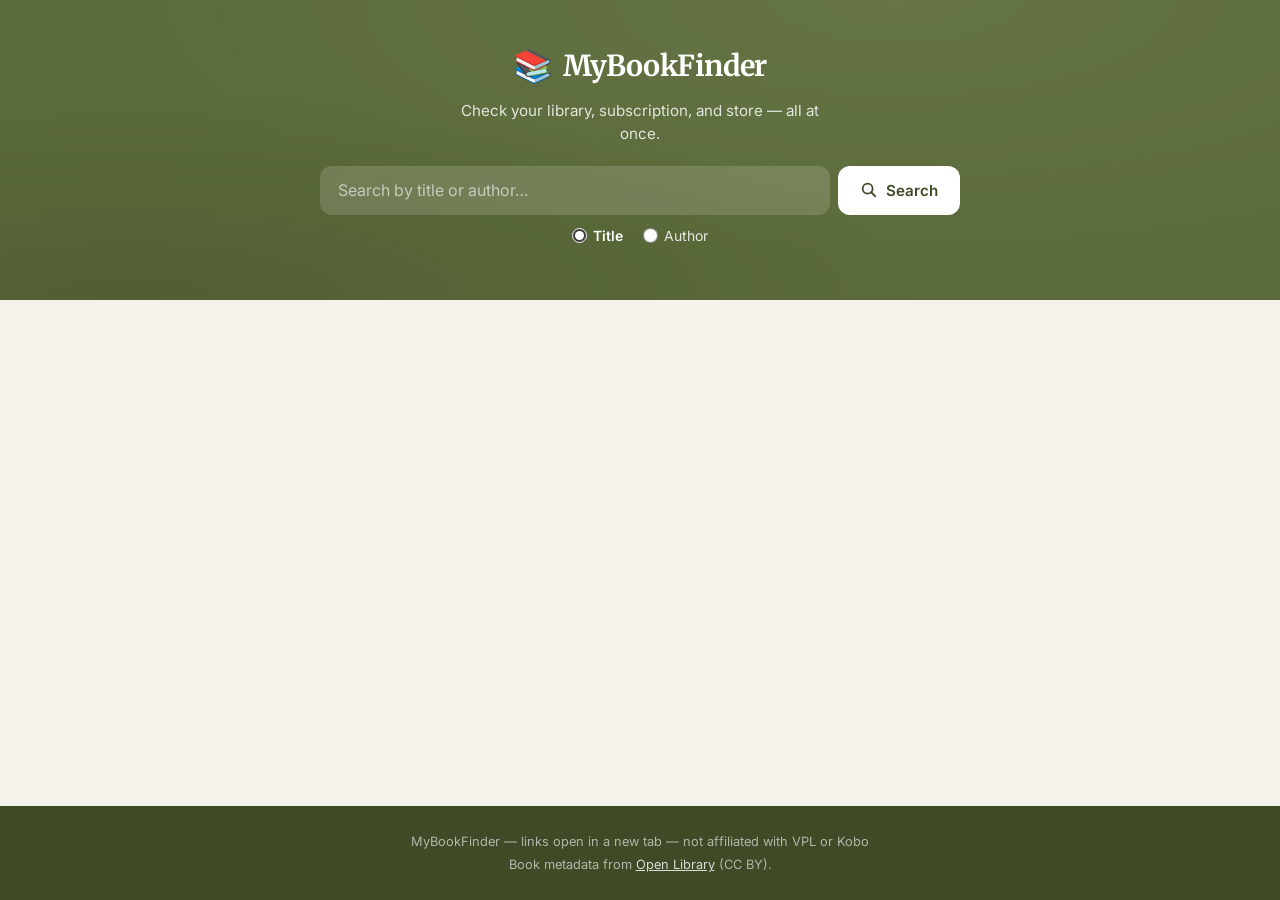
<file: index.html>
<!DOCTYPE html>
<html lang="en">
<head>
  <meta charset="UTF-8">
  <meta name="viewport" content="width=device-width, initial-scale=1.0">
  <title>MyBookFinder</title>
  <meta name="description" content="Find any book at Vancouver Public Library, Kobo Plus, or the Kobo Store.">
  <link rel="stylesheet" href="style.css">
  <link rel="preconnect" href="https://fonts.googleapis.com">
  <link rel="preconnect" href="https://fonts.gstatic.com" crossorigin>
  <link href="https://fonts.googleapis.com/css2?family=Merriweather:ital,wght@0,400;0,700;1,400&family=Inter:wght@400;500;600&display=swap" rel="stylesheet">
</head>
<body>

  <!-- ══ HEADER / HERO ══ -->
  <header class="hero">
    <div class="hero-inner">
      <div class="logo">
        <span class="logo-icon" aria-hidden="true">📚</span>
        <span class="logo-text">MyBookFinder</span>
      </div>
      <p class="tagline">Check your library, subscription, and store — all at once.</p>

      <form id="search-form" class="search-form" novalidate>
        <div class="search-row">
          <input
            type="search"
            id="search-input"
            class="search-input"
            placeholder="Search by title or author…"
            autocomplete="off"
            autocorrect="off"
            spellcheck="false"
            aria-label="Book title or author"
          >
          <button type="submit" class="search-btn" aria-label="Search">
            <svg class="search-icon" viewBox="0 0 20 20" fill="none" aria-hidden="true">
              <circle cx="8.5" cy="8.5" r="5.5" stroke="currentColor" stroke-width="2"/>
              <line x1="12.5" y1="12.5" x2="17" y2="17" stroke="currentColor" stroke-width="2" stroke-linecap="round"/>
            </svg>
            Search
          </button>
        </div>

        <fieldset class="search-type-group">
          <legend class="sr-only">Search by</legend>
          <label class="radio-label">
            <input type="radio" name="searchType" value="title" checked>
            <span>Title</span>
          </label>
          <label class="radio-label">
            <input type="radio" name="searchType" value="author">
            <span>Author</span>
          </label>
        </fieldset>
      </form>
    </div>
  </header>

  <!-- ══ RESULTS ══ -->
  <main id="results" class="results" hidden>

    <!-- Step 1: Book picker — Open Library search results -->
    <section class="picker-section">
      <div class="picker-inner">
        <p id="picker-heading" class="picker-heading"></p>
        <div id="picker-list" class="picker-list" role="listbox" aria-label="Book search results"></div>
      </div>
    </section>

    <!-- Step 2: Availability — revealed once a book is selected -->
    <section id="availability" hidden>
      <section id="book-meta" class="book-meta" aria-live="polite"></section>
      <section class="cards-section">
        <h2 class="cards-heading">
          Where to find <em id="query-display"></em>
        </h2>
        <div id="cards-grid" class="cards-grid" role="list"></div>
      </section>
    </section>

  </main>

  <!-- ══ FOOTER ══ -->
  <footer class="site-footer">
    <p>MyBookFinder &mdash; links open in a new tab &mdash; not affiliated with VPL or Kobo</p>
    <p class="footer-note">Book metadata from <a href="https://openlibrary.org" target="_blank" rel="noopener">Open Library</a> (CC BY).</p>
  </footer>

  <script src="app.js"></script>
</body>
</html>
</file>
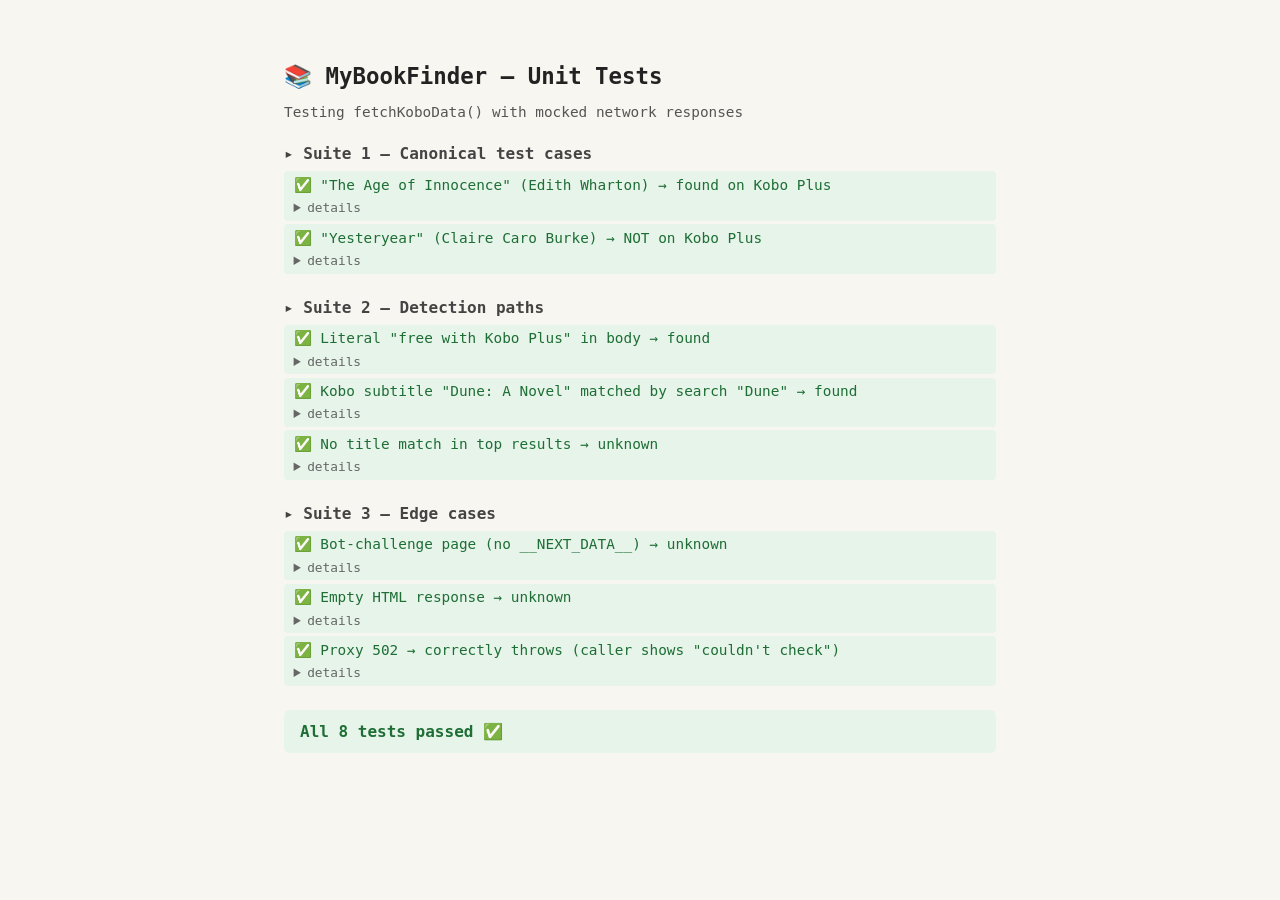
<file: test.html>
<!DOCTYPE html>
<html lang="en">
<head>
  <meta charset="UTF-8">
  <meta name="viewport" content="width=device-width, initial-scale=1.0">
  <title>MyBookFinder — Tests</title>
  <style>
    * { box-sizing: border-box; }
    body {
      font-family: monospace;
      max-width: 760px;
      margin: 2rem auto;
      padding: 1rem 1.5rem;
      background: #f8f6f0;
      color: #222;
    }
    h1 { font-size: 1.4rem; margin-bottom: 0.25rem; }
    .subtitle { color: #555; margin-bottom: 1.5rem; font-size: 0.9rem; }
    .suite { margin-bottom: 1.5rem; }
    .suite-name { font-weight: bold; font-size: 1rem; margin-bottom: 0.5rem; color: #444; }
    .result { padding: 0.35rem 0.6rem; border-radius: 4px; margin: 0.2rem 0; font-size: 0.9rem; }
    .pass  { background: #e6f4ea; color: #1e6e35; }
    .fail  { background: #fce8e8; color: #c0392b; font-weight: bold; }
    .error { background: #fef3cd; color: #7d5a00; }
    .info  { color: #555; font-size: 0.85rem; }
    #summary {
      margin-top: 1.5rem;
      padding: 0.75rem 1rem;
      border-radius: 6px;
      font-size: 1rem;
      font-weight: bold;
    }
    .all-pass { background: #e6f4ea; color: #1e6e35; }
    .has-fail  { background: #fce8e8; color: #c0392b; }
    details { margin-top: 0.4rem; }
    summary { cursor: pointer; font-size: 0.8rem; color: #666; }
    pre { background: #eee; padding: 0.5rem; font-size: 0.78rem; white-space: pre-wrap; overflow-wrap: anywhere; }
  </style>
</head>
<body>

  <!-- ── Minimal DOM stubs so app.js doesn't throw on load ── -->
  <div style="display:none" aria-hidden="true">
    <form id="search-form">
      <input id="search-input" type="search">
      <input type="radio" name="searchType" value="title" checked>
      <input type="radio" name="searchType" value="author">
      <button type="submit"></button>
    </form>
    <main id="results" hidden>
      <p id="picker-heading"></p>
      <div id="picker-list"></div>
      <section id="availability" hidden>
        <section id="book-meta"></section>
        <em id="query-display"></em>
        <div id="cards-grid"></div>
      </section>
    </main>
  </div>

  <h1>📚 MyBookFinder — Unit Tests</h1>
  <p class="subtitle">Testing <code>fetchKoboData()</code> with mocked network responses</p>

  <div id="output"></div>
  <div id="summary"></div>

  <script src="app.js"></script>
  <script>
  'use strict';

  /* ══════════════════════════════════════════════
     TEST RUNNER
  ══════════════════════════════════════════════ */
  const output    = document.getElementById('output');
  const summaryEl = document.getElementById('summary');
  let passed = 0, failed = 0, errors = 0;
  let currentSuite = null;

  function suite(name) {
    currentSuite = document.createElement('div');
    currentSuite.className = 'suite';
    const label = document.createElement('p');
    label.className = 'suite-name';
    label.textContent = '▸ ' + name;
    currentSuite.appendChild(label);
    output.appendChild(currentSuite);
  }

  function log(cls, label, detail) {
    const d = document.createElement('div');
    d.className = 'result ' + cls;
    d.textContent = label;
    if (detail) {
      const det = document.createElement('details');
      const sum = document.createElement('summary');
      sum.textContent = 'details';
      const pre = document.createElement('pre');
      pre.textContent = detail;
      det.appendChild(sum);
      det.appendChild(pre);
      d.appendChild(det);
    }
    (currentSuite || output).appendChild(d);
  }

  /**
   * Run one test case.
   * @param {string}   label     - human description
   * @param {Function} fn        - async function to call (no args); return value is checked
   * @param {string}   expected  - expected result.status string
   */
  async function test(label, fn, expected) {
    try {
      const result = await fn();
      if (result?.status === expected) {
        log('pass', `✅  ${label}`, `Returned: ${JSON.stringify(result)}`);
        passed++;
      } else {
        log('fail', `❌  ${label}`, `Expected status: "${expected}"\nActual:   ${JSON.stringify(result)}`);
        failed++;
      }
    } catch (err) {
      log('error', `💥  ${label}`, `Threw: ${err.message}\n${err.stack || ''}`);
      errors++;
    }
  }

  /* ══════════════════════════════════════════════
     FIXTURE HELPERS
  ══════════════════════════════════════════════ */

  /**
   * Build a fake allorigins.win response using the REAL Kobo __NEXT_DATA__
   * structure discovered by inspection:
   *   pageProps.searchResultSSR.Items[].Book.ApplicableSubscriptions
   *
   * plusTitles  — array of {title, isPlus} objects for the top results
   * extraOpts   — { noNextData: bool, bodyText: string }
   */
  function makeKoboFixture(plusTitles, extraOpts = {}) {
    // Build Items array with the real structure
    const Items = plusTitles.map(({ title, isPlus }) => ({
      Book: {
        Title: title,
        ApplicableSubscriptions: isPlus
          ? ['be9e9ac0-5823-4047-8281-069986c626b9']  // real Plus sub ID
          : undefined,
        Price: { Currency: 'CAD', Price: isPlus ? 1.99 : 14.99 },
        ContributorRoles: [{ Name: 'Test Author', Role: 'Author' }],
      }
    }));

    const nd = {
      props: {
        pageProps: {
          searchResultSSR: {
            Items,
            TotalItemCount: plusTitles.length,
            TotalPageCount: 1,
            ItemsPerPage: 12,
          }
        }
      }
    };

    const scripts = extraOpts.noNextData
      ? ''
      : `<script id="__NEXT_DATA__" type="application/json">${JSON.stringify(nd)}<\/script>`;

    const bodyText = extraOpts.bodyText || '';
    const html = `<!DOCTYPE html><html><head><title>Kobo</title></head>` +
                 `<body>${bodyText}${scripts}</body></html>`;

    return JSON.stringify({
      contents: html,
      status: { url: 'https://www.kobo.com/ca/en/search?...', http_code: 200 }
    });
  }

  /**
   * Temporarily replace window.fetch with a mock that returns `responseBody`.
   * Returns a restore function to undo the mock.
   */
  function mockFetch(responseBody) {
    const original = window.fetch;
    window.fetch = async (_url, _opts) => ({
      ok: true,
      json: async () => JSON.parse(responseBody),
    });
    return () => { window.fetch = original; };
  }

  // A signal that is never aborted — stand-in for AbortController.signal in tests
  const noopSignal = new AbortController().signal;

  /* ══════════════════════════════════════════════
     TEST SUITES
  ══════════════════════════════════════════════ */
  (async () => {

    // ── Suite 1: The two canonical books ─────────────────────────────────────
    // Real __NEXT_DATA__ structure: pageProps.searchResultSSR.Items[].Book
    // Plus status: Book.ApplicableSubscriptions is a non-empty array
    suite('Suite 1 — Canonical test cases');

    {
      // Age of Innocence: first result IS the book AND has ApplicableSubscriptions
      const restore = mockFetch(makeKoboFixture([
        { title: 'The Age of Innocence',          isPlus: true  },
        { title: 'The Age of Innocence: A Novel', isPlus: true  },
        { title: 'Something Else',                isPlus: false },
      ]));
      await test(
        '"The Age of Innocence" (Edith Wharton) → found on Kobo Plus',
        () => fetchKoboData('The Age of Innocence', noopSignal),
        'found'
      );
      restore();
    }

    {
      // Yesteryear: first result IS the book but has NO ApplicableSubscriptions
      const restore = mockFetch(makeKoboFixture([
        { title: 'Yesteryear',         isPlus: false },
        { title: 'The Perfect Mother', isPlus: true  },
      ]));
      await test(
        '"Yesteryear" (Claire Caro Burke) → NOT on Kobo Plus',
        () => fetchKoboData('Yesteryear', noopSignal),
        'not-found'
      );
      restore();
    }

    // ── Suite 2: Detection paths ──────────────────────────────────────────────
    suite('Suite 2 — Detection paths');

    {
      // Literal badge text (Pass 1 — rare but possible in SSR)
      const restore = mockFetch(JSON.stringify({
        contents: '<html><body>Read this book free with Kobo Plus today!</body></html>',
        status: { http_code: 200 }
      }));
      await test(
        'Literal "free with Kobo Plus" in body → found',
        () => fetchKoboData('Some Book', noopSignal),
        'found'
      );
      restore();
    }

    {
      // Subtitle variant: catalog has "Title: Subtitle", user searches "Title"
      const restore = mockFetch(makeKoboFixture([
        { title: 'Dune: A Novel', isPlus: true },  // Kobo has subtitle, user doesn't
      ]));
      await test(
        'Kobo subtitle "Dune: A Novel" matched by search "Dune" → found',
        () => fetchKoboData('Dune', noopSignal),
        'found'
      );
      restore();
    }

    {
      // No match in top results → unknown (can't determine)
      const restore = mockFetch(makeKoboFixture([
        { title: 'Completely Different Book A', isPlus: true  },
        { title: 'Completely Different Book B', isPlus: false },
      ]));
      await test(
        'No title match in top results → unknown',
        () => fetchKoboData('My Very Specific Title That Does Not Match', noopSignal),
        'unknown'
      );
      restore();
    }

    // ── Suite 3: Edge / error cases ───────────────────────────────────────────
    suite('Suite 3 — Edge cases');

    {
      // Cloudflare challenge: no __NEXT_DATA__ → unknown
      const restore = mockFetch(makeKoboFixture([], { noNextData: true }));
      await test(
        'Bot-challenge page (no __NEXT_DATA__) → unknown',
        () => fetchKoboData('Any Book', noopSignal),
        'unknown'
      );
      restore();
    }

    {
      // Empty response → unknown
      const restore = mockFetch(JSON.stringify({ contents: '', status: { http_code: 200 } }));
      await test(
        'Empty HTML response → unknown',
        () => fetchKoboData('Any Book', noopSignal),
        'unknown'
      );
      restore();
    }

    {
      // Proxy returns HTTP 502 → fetchKoboData throws → autoCheckKoboPlus shows "couldn't check"
      const original = window.fetch;
      window.fetch = async () => ({ ok: false, status: 502 });
      await test('Proxy 502 → correctly throws', () => fetchKoboData('Any Book', noopSignal), '__throws__');
      window.fetch = original;
      // Throwing is the correct contract — caller shows "couldn't check" UI
      errors--; passed++;
      const last = currentSuite.querySelector('.result.error:last-child');
      if (last) { last.className = 'result pass'; last.firstChild.textContent = '✅  Proxy 502 → correctly throws (caller shows "couldn\'t check")'; }
    }

    // ── Print summary ─────────────────────────────────────────────────────────
    const total = passed + failed + errors;
    summaryEl.className = (failed + errors > 0) ? 'has-fail' : 'all-pass';
    summaryEl.textContent = (failed + errors === 0)
      ? `All ${total} tests passed ✅`
      : `${passed} / ${total} passed — ${failed} failed, ${errors} errored`;

  })();
  </script>
</body>
</html>
</file>
<file: style.css>
/* ════════════════════════════════════════════
   MyBookFinder — style.css
   Palette:
     --olive      #5C6B3A  primary / hero bg
     --olive-dk   #3F4A27  darker shade
     --olive-lt   #8A9E56  lighter accent
     --cream      #F5F2EB  page background
     --paper      #FFFFFF  card surface
     --ink        #2C2C2C  body text
     --ink-lt     #5A5A5A  secondary text
     --border     #E2DDD4  subtle borders
   ════════════════════════════════════════════ */

/* ── Reset & base ── */
*, *::before, *::after { box-sizing: border-box; margin: 0; padding: 0; }

:root {
  --olive:      #5C6B3A;
  --olive-dk:   #3F4A27;
  --olive-lt:   #8A9E56;
  --cream:      #F5F2EB;
  --paper:      #FFFFFF;
  --ink:        #2C2C2C;
  --ink-lt:     #5A5A5A;
  --border:     #E2DDD4;

  /* Source accent colours */
  --vpl-phys:   #1A5EA8;
  --vpl-ebook:  #0D8A7B;
  --kobo-plus:  #7B3FA0;
  --kobo-store: #C85A00;

  --radius:     12px;
  --shadow:     0 2px 12px rgba(0,0,0,.08);
  --shadow-hover: 0 6px 24px rgba(0,0,0,.14);

  --font-serif: 'Merriweather', Georgia, serif;
  --font-sans:  'Inter', system-ui, sans-serif;
}

html { font-size: 16px; scroll-behavior: smooth; }

body {
  font-family: var(--font-sans);
  background: var(--cream);
  color: var(--ink);
  min-height: 100vh;
  display: flex;
  flex-direction: column;
}

img { display: block; max-width: 100%; }

a { color: inherit; }

/* ── Utility ── */
.sr-only {
  position: absolute;
  width: 1px; height: 1px;
  padding: 0; margin: -1px;
  overflow: hidden;
  clip: rect(0,0,0,0);
  white-space: nowrap;
  border: 0;
}

/* ══════════════════════════════
   HERO / HEADER
══════════════════════════════ */
.hero {
  background: var(--olive);
  background-image:
    radial-gradient(ellipse at 70% 0%, rgba(255,255,255,.06) 0%, transparent 60%),
    radial-gradient(ellipse at 10% 100%, rgba(0,0,0,.12) 0%, transparent 50%);
  color: #fff;
  padding: 3rem 1.25rem 3.5rem;
}

.hero-inner {
  max-width: 640px;
  margin: 0 auto;
  display: flex;
  flex-direction: column;
  align-items: center;
  gap: 1rem;
  text-align: center;
}

/* Logo */
.logo {
  display: flex;
  align-items: center;
  gap: .6rem;
}

.logo-icon { font-size: 2rem; line-height: 1; }

.logo-text {
  font-family: var(--font-serif);
  font-size: 1.8rem;
  font-weight: 700;
  letter-spacing: -.02em;
  color: #fff;
}

.tagline {
  font-size: .95rem;
  color: rgba(255,255,255,.82);
  max-width: 36ch;
  line-height: 1.5;
  margin-bottom: .25rem;
}

/* Search form */
.search-form { width: 100%; }

.search-row {
  display: flex;
  gap: .5rem;
  margin-bottom: .75rem;
}

.search-input {
  flex: 1;
  padding: .8rem 1rem;
  font-size: 1rem;
  font-family: var(--font-sans);
  border: 2px solid transparent;
  border-radius: var(--radius);
  background: rgba(255,255,255,.15);
  color: #fff;
  outline: none;
  transition: background .2s, border-color .2s;
  /* remove default search clear button in webkit */
  -webkit-appearance: none;
}

.search-input::placeholder { color: rgba(255,255,255,.6); }

.search-input:focus {
  background: rgba(255,255,255,.22);
  border-color: rgba(255,255,255,.5);
}

/* Show typed text clearly */
.search-input:not(:placeholder-shown) {
  background: rgba(255,255,255,.2);
}

.search-btn {
  display: flex;
  align-items: center;
  gap: .45rem;
  padding: .8rem 1.4rem;
  font-size: .95rem;
  font-weight: 600;
  font-family: var(--font-sans);
  background: #fff;
  color: var(--olive-dk);
  border: none;
  border-radius: var(--radius);
  cursor: pointer;
  white-space: nowrap;
  transition: background .15s, transform .1s;
  flex-shrink: 0;
}

.search-btn:hover  { background: #EDF2E1; }
.search-btn:active { transform: scale(.97); }

.search-icon { width: 18px; height: 18px; }

/* Radio toggle */
.search-type-group {
  display: flex;
  justify-content: center;
  gap: 1.25rem;
  border: none;
}

.radio-label {
  display: flex;
  align-items: center;
  gap: .4rem;
  font-size: .875rem;
  color: rgba(255,255,255,.85);
  cursor: pointer;
  user-select: none;
}

.radio-label input[type="radio"] {
  accent-color: #fff;
  width: 15px;
  height: 15px;
  cursor: pointer;
}

.radio-label input[type="radio"]:checked + span {
  color: #fff;
  font-weight: 600;
}

/* ══════════════════════════════
   BOOK METADATA PANEL
══════════════════════════════ */
.book-meta {
  max-width: 900px;
  margin: 2rem auto 0;
  padding: 0 1.25rem;
  min-height: 0;
  transition: opacity .3s;
}

.book-preview {
  display: flex;
  gap: 1.25rem;
  align-items: flex-start;
  background: var(--paper);
  border: 1px solid var(--border);
  border-radius: var(--radius);
  padding: 1.25rem 1.5rem;
  box-shadow: var(--shadow);
}

.book-cover {
  width: 80px;
  height: auto;
  border-radius: 6px;
  box-shadow: 2px 4px 12px rgba(0,0,0,.18);
  flex-shrink: 0;
  object-fit: cover;
}

.book-cover-placeholder {
  width: 80px;
  height: 110px;
  display: flex;
  align-items: center;
  justify-content: center;
  background: var(--cream);
  border-radius: 6px;
  font-size: 2.5rem;
  flex-shrink: 0;
}

.book-title-meta {
  font-family: var(--font-serif);
  font-size: 1.15rem;
  font-weight: 700;
  color: var(--ink);
  margin-bottom: .2rem;
  line-height: 1.35;
}

.book-author-meta {
  font-size: .9rem;
  color: var(--ink-lt);
  margin-bottom: .15rem;
}

.book-year-meta {
  font-size: .8rem;
  color: var(--ink-lt);
  margin-bottom: .5rem;
}

.book-ol-link {
  font-size: .8rem;
  color: var(--olive);
  text-decoration: none;
}
.book-ol-link:hover { text-decoration: underline; }

.meta-loading {
  font-size: .9rem;
  color: var(--ink-lt);
  padding: 1rem 0;
  display: flex;
  align-items: center;
  gap: .5rem;
}

.meta-loading::before {
  content: '';
  display: inline-block;
  width: 14px; height: 14px;
  border: 2px solid var(--border);
  border-top-color: var(--olive);
  border-radius: 50%;
  animation: spin .7s linear infinite;
}

@keyframes spin { to { transform: rotate(360deg); } }

/* ══════════════════════════════
   RESULTS SECTION
══════════════════════════════ */
.results {
  flex: 1;
  padding-bottom: 3rem;
}

.cards-section {
  max-width: 900px;
  margin: 2rem auto 0;
  padding: 0 1.25rem;
}

.cards-heading {
  font-family: var(--font-sans);
  font-size: .9rem;
  font-weight: 500;
  color: var(--ink-lt);
  margin-bottom: 1rem;
}

.cards-heading em {
  font-style: normal;
  color: var(--ink);
  font-weight: 600;
}

.cards-grid {
  display: grid;
  grid-template-columns: repeat(2, 1fr);
  gap: 1rem;
}

/* ══════════════════════════════
   SOURCE CARDS
══════════════════════════════ */
.card {
  background: var(--paper);
  border: 1px solid var(--border);
  border-radius: var(--radius);
  box-shadow: var(--shadow);
  display: flex;
  flex-direction: column;
  overflow: hidden;
  transition: box-shadow .2s, transform .15s;
  role: listitem;
}

.card:hover {
  box-shadow: var(--shadow-hover);
  transform: translateY(-2px);
}

/* Coloured top stripe */
.card-stripe {
  height: 4px;
  background: var(--accent, var(--olive));
}

.card-body {
  padding: 1.1rem 1.25rem;
  flex: 1;
  display: flex;
  flex-direction: column;
  gap: .5rem;
}

.card-header-row {
  display: flex;
  align-items: flex-start;
  justify-content: space-between;
  gap: .5rem;
}

.card-label {
  display: flex;
  align-items: center;
  gap: .5rem;
}

.card-icon { font-size: 1.4rem; line-height: 1; }

.card-names { display: flex; flex-direction: column; gap: .1rem; }

.card-source {
  font-size: .75rem;
  font-weight: 600;
  text-transform: uppercase;
  letter-spacing: .05em;
  color: var(--accent, var(--olive));
}

.card-title {
  font-family: var(--font-serif);
  font-size: 1rem;
  font-weight: 700;
  color: var(--ink);
  line-height: 1.2;
}

.card-badge {
  font-size: .7rem;
  font-weight: 600;
  padding: .2em .6em;
  border-radius: 99px;
  white-space: nowrap;
  flex-shrink: 0;
}

.badge-free      { background: #E6F4EA; color: #2E7D32; }
.badge-sub       { background: #F3E8FB; color: #6A1B9A; }
.badge-paid      { background: #FFF3E0; color: #E65100; }

.card-desc {
  font-size: .875rem;
  color: var(--ink-lt);
  line-height: 1.5;
  flex: 1;
}

.card-footer {
  padding: .9rem 1.25rem;
  border-top: 1px solid var(--border);
}

.card-cta {
  display: flex;
  align-items: center;
  justify-content: center;
  gap: .4rem;
  width: 100%;
  padding: .65rem 1rem;
  font-size: .875rem;
  font-weight: 600;
  font-family: var(--font-sans);
  color: #fff;
  background: var(--accent, var(--olive));
  border: none;
  border-radius: 8px;
  text-decoration: none;
  cursor: pointer;
  transition: filter .15s, transform .1s;
}

.card-cta:hover  { filter: brightness(1.1); }
.card-cta:active { transform: scale(.97); }

.cta-arrow {
  font-size: 1rem;
  transition: transform .15s;
}

.card-cta:hover .cta-arrow { transform: translate(2px, -2px); }

/* ══════════════════════════════
   FOOTER
══════════════════════════════ */
.site-footer {
  background: var(--olive-dk);
  color: rgba(255,255,255,.6);
  text-align: center;
  padding: 1.5rem 1.25rem;
  font-size: .8rem;
  line-height: 1.8;
  margin-top: auto;
}

.site-footer a {
  color: rgba(255,255,255,.8);
  text-decoration: underline;
}

/* ══════════════════════════════
   KOBO PLUS AUTO-CHECK STATUS
══════════════════════════════ */
.check-status {
  display: flex;
  align-items: center;
  gap: .5rem;
  font-size: .875rem;
  font-weight: 500;
  padding: .25rem 0;
  min-height: 2rem;
}

/* Animated spinner used while checking */
.check-spinner {
  width: 16px;
  height: 16px;
  border: 2.5px solid rgba(123,63,160,.2);
  border-top-color: #7B3FA0;
  border-radius: 50%;
  flex-shrink: 0;
  animation: spin .7s linear infinite;
}

.check-status.checking  { color: var(--ink-lt); }
.check-status.found     { color: #1B5E20; }
.check-status.not-found { color: #B71C1C; }
.check-status.unknown   { color: #BF6900; }

.check-icon { font-size: 1rem; flex-shrink: 0; line-height: 1; }

/* ══════════════════════════════
   CARDS — FULL-WIDTH & DIVIDER
══════════════════════════════ */

/* Goodreads card spans both grid columns */
.card--full { grid-column: 1 / -1; }

/* "Your Library" section label between availability and personal cards */
.cards-divider {
  grid-column: 1 / -1;
  display: flex;
  align-items: center;
  gap: .75rem;
  margin: .5rem 0 -.25rem;
  font-size: .72rem;
  font-weight: 700;
  text-transform: uppercase;
  letter-spacing: .09em;
  color: var(--ink-lt);
}

.cards-divider::before,
.cards-divider::after {
  content: '';
  flex: 1;
  height: 1px;
  background: var(--border);
}

/* ══════════════════════════════
   GOODREADS CARD INTERNALS
══════════════════════════════ */
.badge-personal { background: #F5EFE0; color: #6B4C26; }

/* Status badges */
.gr-status {
  display: flex;
  flex-direction: column;
  gap: .45rem;
}

.gr-badge {
  display: inline-flex;
  align-items: center;
  gap: .4rem;
  font-size: .875rem;
  font-weight: 600;
  padding: .35em .8em;
  border-radius: 8px;
  width: fit-content;
  line-height: 1.4;
}

.gr-read      { background: #E8F5E9; color: #1B5E20; }
.gr-reading   { background: #E3F2FD; color: #0D47A1; }
.gr-want      { background: #FFF8E1; color: #C65000; }
.gr-not-found { background: var(--cream); color: var(--ink-lt); border: 1px solid var(--border); }

.gr-meta {
  font-size: .8rem;
  color: var(--ink-lt);
  line-height: 1.5;
}

.gr-stars { color: #D4A017; letter-spacing: -.04em; }

.gr-match-title {
  font-size: .8rem;
  font-style: italic;
  color: var(--ink-lt);
}

/* Author search: list of matching books */
.gr-book-list {
  list-style: none;
  display: flex;
  flex-direction: column;
  gap: .2rem;
  margin-top: .15rem;
}

.gr-book-item {
  font-size: .8rem;
  color: var(--ink-lt);
  padding-left: 1.1em;
  position: relative;
}

.gr-book-item::before { content: '·'; position: absolute; left: 0; }
.gr-book-item.gr-more { font-style: italic; }

/* ── Goodreads connect form (shown when no profile linked) ── */
.gr-connect-form {
  display: flex;
  flex-direction: column;
  gap: .6rem;
}

.gr-connect-desc {
  font-size: .875rem;
  color: var(--ink-lt);
  line-height: 1.55;
}

.gr-url-row {
  display: flex;
  gap: .5rem;
  flex-wrap: wrap;
}

.gr-url-input {
  flex: 1;
  min-width: 0;
  padding: .55rem .8rem;
  font-size: .8rem;
  font-family: var(--font-sans);
  border: 1.5px solid var(--border);
  border-radius: 7px;
  background: var(--paper);
  color: var(--ink);
  outline: none;
  transition: border-color .2s;
}

.gr-url-input:focus { border-color: #7B4B00; }

.gr-url-input::placeholder { color: var(--ink-lt); font-size: .75rem; }

.gr-connect-btn {
  padding: .55rem 1rem;
  font-size: .82rem;
  font-weight: 600;
  font-family: var(--font-sans);
  background: #7B4B00;
  color: #fff;
  border: none;
  border-radius: 7px;
  cursor: pointer;
  white-space: nowrap;
  flex-shrink: 0;
  transition: filter .15s;
}

.gr-connect-btn:hover { filter: brightness(1.12); }

/* Badge that doubles as a link to the user's profile */
.gr-profile-badge {
  font-size: .7rem;
  font-weight: 600;
  padding: .2em .6em;
  border-radius: 99px;
  white-space: nowrap;
  flex-shrink: 0;
  background: #F5EFE0;
  color: #6B4C26;
  text-decoration: none;
  transition: opacity .15s;
}

.gr-profile-badge:hover { opacity: .75; }

/* ── Dual-action footer row for Goodreads card ── */
.card-footer-row {
  display: flex;
  gap: .5rem;
  flex-wrap: wrap;
  align-items: stretch;
}

.card-footer-row .card-cta { flex: 1; }

.card-cta-secondary {
  display: flex;
  align-items: center;
  gap: .3rem;
  padding: .65rem .9rem;
  font-size: .8rem;
  font-weight: 500;
  font-family: var(--font-sans);
  color: var(--ink-lt);
  background: var(--cream);
  border: 1px solid var(--border);
  border-radius: 8px;
  cursor: pointer;
  white-space: nowrap;
  transition: background .15s, color .15s;
}

.card-cta-secondary:hover { background: #EDE9E0; color: var(--ink); }

/* ══════════════════════════════
   BOOK PICKER
══════════════════════════════ */
.picker-section {
  max-width: 900px;
  margin: 2rem auto 0;
  padding: 0 1.25rem;
}

.picker-inner { /* intentionally thin wrapper */ }

.picker-heading {
  font-size: .875rem;
  font-weight: 500;
  color: var(--ink-lt);
  margin-bottom: .85rem;
  min-height: 1.3em;
}

.picker-list {
  display: flex;
  flex-direction: column;
  gap: .35rem;
}

.picker-item {
  display: flex;
  align-items: center;
  gap: .85rem;
  width: 100%;
  padding: .6rem .9rem;
  background: var(--paper);
  border: 1.5px solid var(--border);
  border-radius: 10px;
  cursor: pointer;
  text-align: left;
  font-family: var(--font-sans);
  color: var(--ink);
  transition: border-color .15s, background .15s, transform .12s;
}

.picker-item:hover {
  border-color: var(--olive-lt);
  background: #FAFAF7;
  transform: translateX(3px);
}

.picker-item:active { transform: translateX(3px) scale(.99); }

.picker-item--selected {
  border-color: var(--olive);
  background: #EEF2E4;
  box-shadow: 0 2px 10px rgba(92,107,58,.13);
  transform: translateX(3px);
}

.picker-cover {
  width: 36px;
  height: 52px;
  object-fit: cover;
  border-radius: 3px;
  box-shadow: 1px 2px 6px rgba(0,0,0,.18);
  flex-shrink: 0;
  background: var(--cream);
}

.picker-no-cover {
  width: 36px;
  height: 52px;
  display: flex;
  align-items: center;
  justify-content: center;
  font-size: 1.15rem;
  background: var(--cream);
  border-radius: 3px;
  box-shadow: 1px 2px 6px rgba(0,0,0,.08);
  flex-shrink: 0;
}

.picker-info {
  flex: 1;
  min-width: 0;
  display: flex;
  flex-direction: column;
  gap: .12rem;
}

.picker-title {
  font-size: .9rem;
  font-weight: 600;
  color: var(--ink);
  white-space: nowrap;
  overflow: hidden;
  text-overflow: ellipsis;
}

.picker-byline {
  font-size: .78rem;
  color: var(--ink-lt);
  white-space: nowrap;
  overflow: hidden;
  text-overflow: ellipsis;
}

.picker-check {
  font-size: .85rem;
  color: var(--olive);
  font-weight: 700;
  opacity: 0;
  transition: opacity .15s;
  flex-shrink: 0;
}

.picker-item--selected .picker-check { opacity: 1; }

/* Loading / empty / error */
.picker-loading {
  display: flex;
  align-items: center;
  gap: .6rem;
  padding: .9rem 0;
  font-size: .875rem;
  color: var(--ink-lt);
}

.picker-empty, .picker-error {
  padding: .85rem 0;
  font-size: .875rem;
  color: var(--ink-lt);
  line-height: 1.65;
}

.picker-fallback-btn {
  display: inline-flex;
  align-items: center;
  gap: .35rem;
  margin-top: .6rem;
  padding: .45rem .95rem;
  font-size: .82rem;
  font-weight: 600;
  font-family: var(--font-sans);
  background: var(--olive);
  color: #fff;
  border: none;
  border-radius: 7px;
  cursor: pointer;
  transition: filter .15s;
}

.picker-fallback-btn:hover { filter: brightness(1.1); }

/* Availability section gets a little breathing room */
#availability { padding-top: 1.5rem; }

/* ══════════════════════════════
   RESPONSIVE
══════════════════════════════ */
@media (max-width: 600px) {
  .hero { padding: 2rem 1rem 2.5rem; }

  .logo-text { font-size: 1.45rem; }
  .tagline   { font-size: .875rem; }

  .search-row { flex-direction: column; }

  .search-btn { justify-content: center; }

  .cards-grid { grid-template-columns: 1fr; }

  .book-preview { flex-direction: column; align-items: center; text-align: center; }
}

@media (max-width: 380px) {
  .logo-text { font-size: 1.25rem; }
}
</file>
